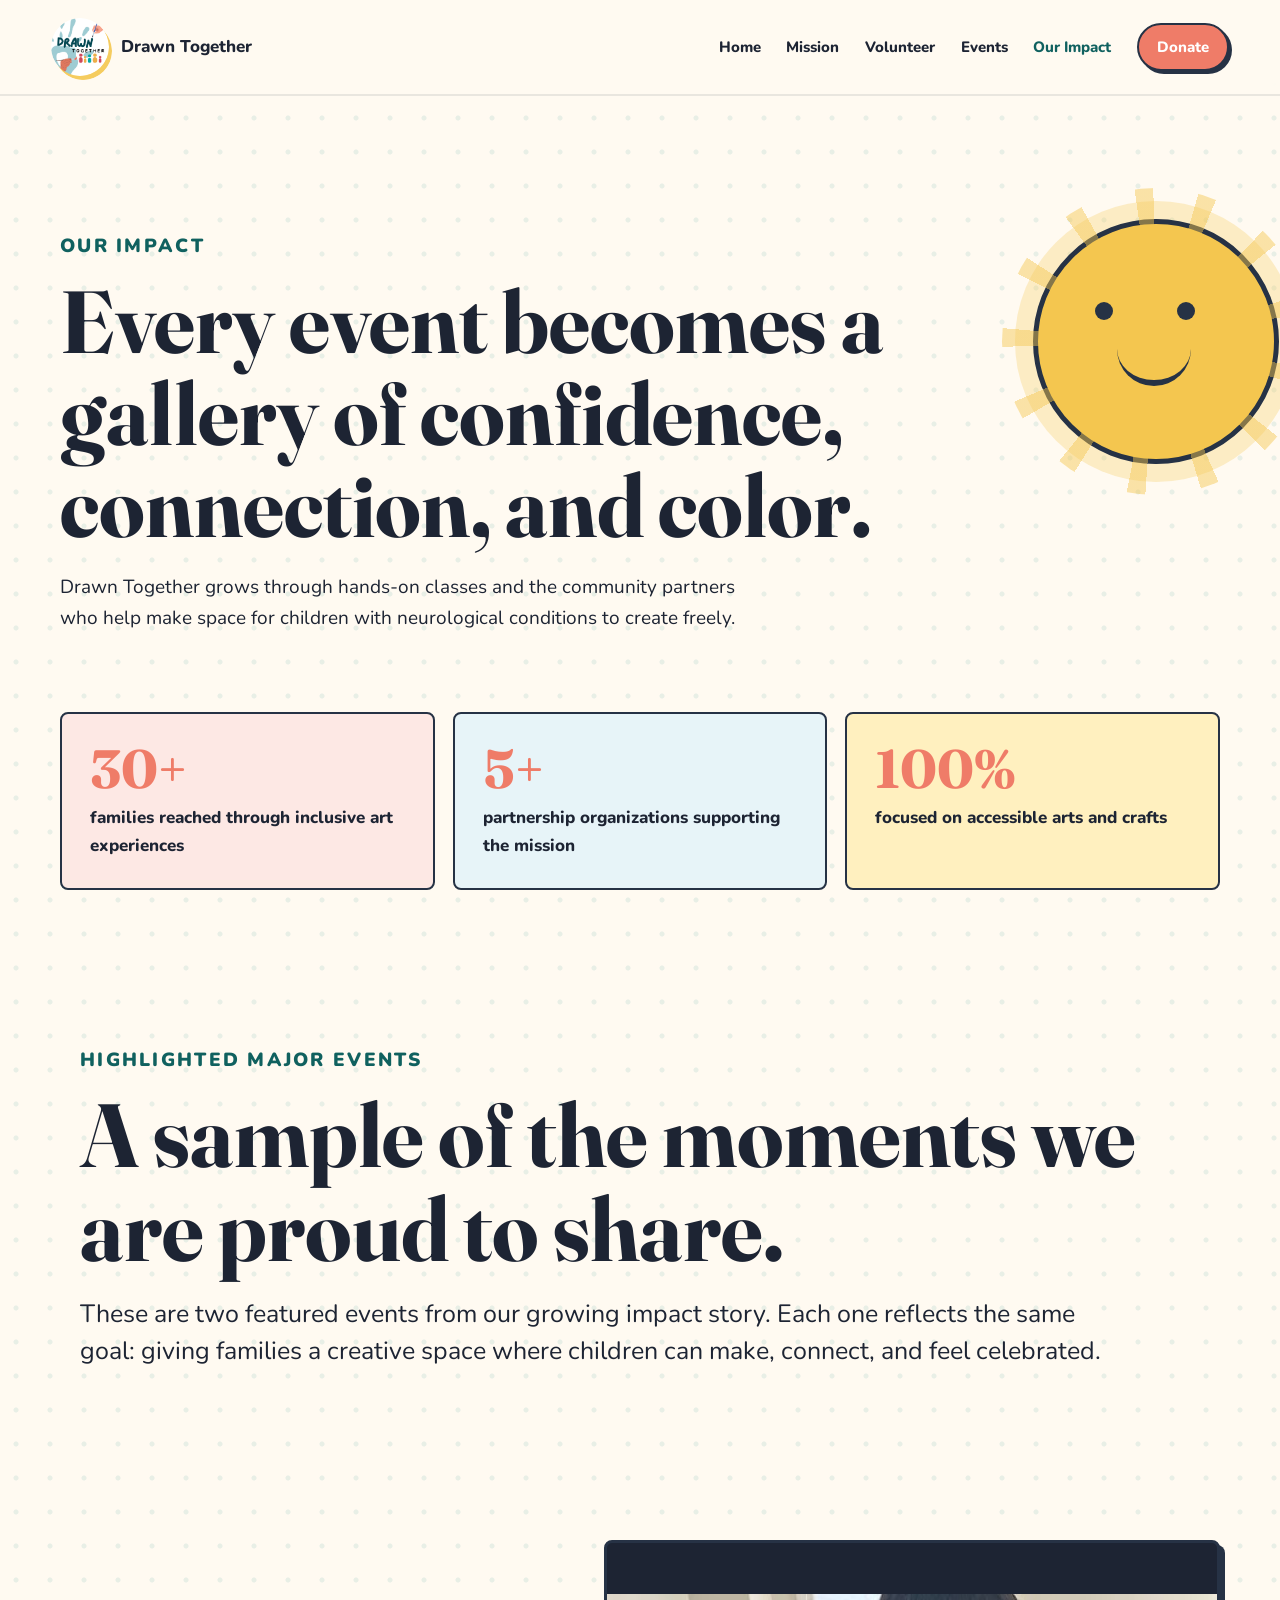
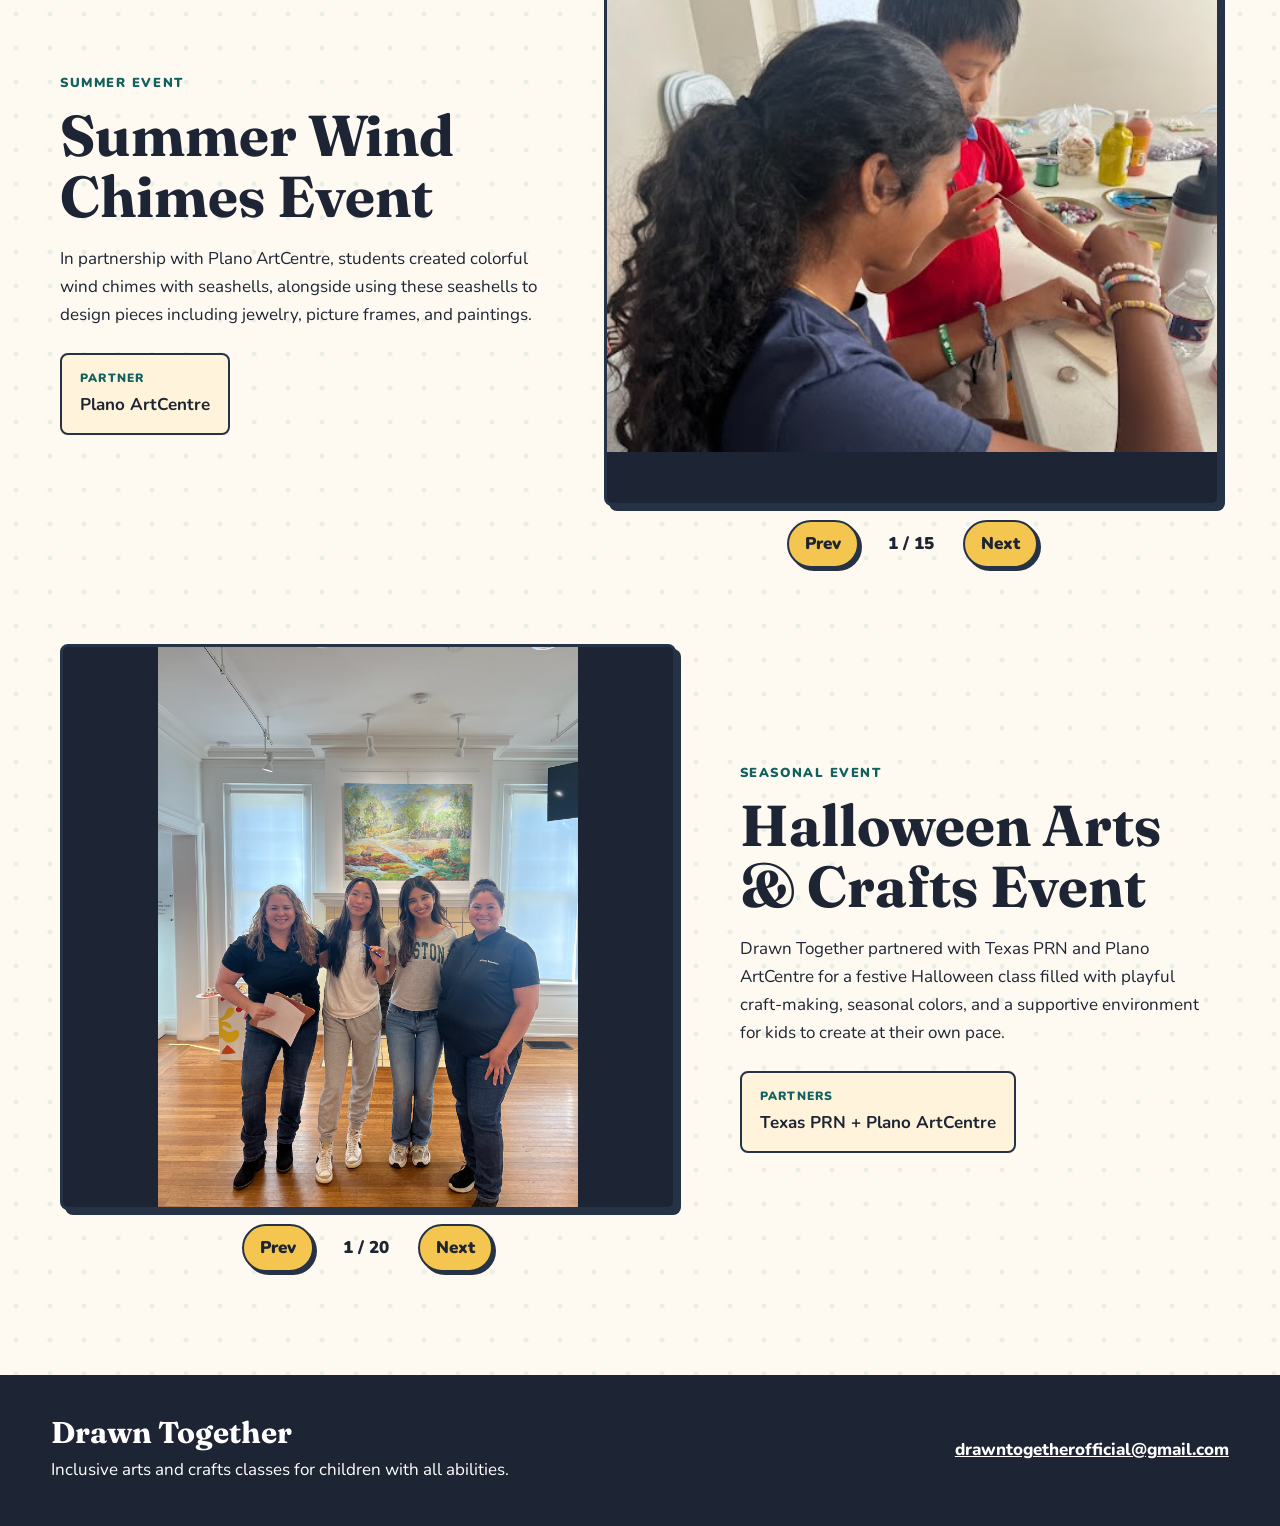
<file: impact.html>
<!doctype html>
<html lang="en">
<head>
  <meta charset="utf-8">
  <meta name="viewport" content="width=device-width, initial-scale=1">
  <meta name="description" content="Explore Drawn Together's event impact, community partnerships, and photo galleries.">
  <title>Our Impact | Drawn Together</title>
  <link rel="icon" type="image/png" href="drawn-together-logo.png">
  <link rel="preconnect" href="https://fonts.googleapis.com">
  <link rel="preconnect" href="https://fonts.gstatic.com" crossorigin>
  <link href="https://fonts.googleapis.com/css2?family=Fraunces:opsz,wght@9..144,600;9..144,700&family=Nunito:wght@400;600;700;800&display=swap" rel="stylesheet">
  <link rel="stylesheet" href="styles.css?v=91">
</head>
<body>
  <header class="site-header">
    <a class="brand" href="index.html" aria-label="Drawn Together home">
      <img class="brand-logo" src="drawn-together-logo.png" alt="">
      <span>Drawn Together</span>
    </a>
    <button class="nav-toggle" aria-expanded="false" aria-controls="site-nav">Menu</button>
    <nav class="site-nav" id="site-nav">
      <a href="index.html">Home</a>
      <a href="index.html#mission">Mission</a>
      <a href="index.html#volunteer">Volunteer</a>
      <a href="index.html#events">Events</a>
      <a href="impact.html" aria-current="page">Our Impact</a>
      <a class="nav-pill" href="donate.html">Donate</a>
    </nav>
  </header>

  <main>
    <section class="page-hero impact-hero">
      <p class="eyebrow">Our Impact</p>
      <h1>Every event becomes a gallery of confidence, connection, and color.</h1>
      <p>Drawn Together grows through hands-on classes and the community partners who help make space for children with neurological conditions to create freely.</p>
      <div class="impact-sun" aria-hidden="true">
        <span></span>
      </div>
    </section>

    <section class="section stats-row" aria-label="Impact highlights">
      <div>
        <strong>30+</strong>
        <span>families reached through inclusive art experiences</span>
      </div>
      <div>
        <strong>5+</strong>
        <span>partnership organizations supporting the mission</span>
      </div>
      <div>
        <strong>100%</strong>
        <span>focused on accessible arts and crafts</span>
      </div>
    </section>

    <section class="section section-heading impact-major-heading">
      <p class="eyebrow">Highlighted Major Events</p>
      <h2>A sample of the moments we are proud to share.</h2>
      <p>These are two featured events from our growing impact story. Each one reflects the same goal: giving families a creative space where children can make, connect, and feel celebrated.</p>
    </section>

    <section class="section story-grid">
      <article class="impact-story">
        <div class="story-copy">
          <p class="eyebrow">Summer Event</p>
          <h2>Summer Wind Chimes Event</h2>
          <p>In partnership with Plano ArtCentre, students created colorful wind chimes with seashells, alongside using these seashells to design pieces including jewelry, picture frames, and paintings.</p>
          <div class="partner-strip">
            <span>Partner</span>
            <strong>Plano ArtCentre</strong>
          </div>
        </div>
        <div class="event-slideshow" data-slideshow>
          <div class="slideshow-frame">
            <div class="slideshow-track">
              <img src="set-b/sample_01.jpg" alt="Summer Wind Chimes event photo 1">
              <img src="set-b/sample_07.jpg" alt="Summer Wind Chimes event photo 2">
              <img src="set-b/sample_09.jpg" alt="Summer Wind Chimes event photo 3">
              <img src="set-b/sample_11.jpg" alt="Summer Wind Chimes event photo 4">
              <img src="set-b/sample_13.jpg" alt="Summer Wind Chimes event photo 5">
              <img src="set-b/sample_15.jpg" alt="Summer Wind Chimes event photo 6">
              <img src="set-b/sample_17.jpg" alt="Summer Wind Chimes event photo 7">
              <img src="set-b/sample_21.jpg" alt="Summer Wind Chimes event photo 8">
              <img src="set-b/sample_23.jpg" alt="Summer Wind Chimes event photo 9">
              <img src="set-b/sample_25.jpg" alt="Summer Wind Chimes event photo 10">
              <img src="set-b/sample_27.jpg" alt="Summer Wind Chimes event photo 11">
              <img src="set-b/sample_29.jpg" alt="Summer Wind Chimes event photo 12">
              <img src="set-b/sample_31.jpg" alt="Summer Wind Chimes event photo 13">
              <img src="set-b/sample_33.jpg" alt="Summer Wind Chimes event photo 14">
              <img src="set-b/sample_35.jpg" alt="Summer Wind Chimes event photo 15">
            </div>
          </div>
          <div class="slideshow-controls">
            <button type="button" class="slide-prev" aria-label="Previous Summer Wind Chimes photo">Prev</button>
            <span class="slide-count">1 / 15</span>
            <button type="button" class="slide-next" aria-label="Next Summer Wind Chimes photo">Next</button>
          </div>
        </div>
      </article>

      <article class="impact-story reverse">
        <div class="story-copy">
          <p class="eyebrow">Seasonal Event</p>
          <h2>Halloween Arts & Crafts Event</h2>
          <p>Drawn Together partnered with Texas PRN and Plano ArtCentre for a festive Halloween class filled with playful craft-making, seasonal colors, and a supportive environment for kids to create at their own pace.</p>
          <div class="partner-strip">
            <span>Partners</span>
            <strong>Texas PRN + Plano ArtCentre</strong>
          </div>
        </div>
        <div class="event-slideshow" data-slideshow>
          <div class="slideshow-frame">
            <div class="slideshow-track">
              <img src="halloween-attached/slide_01.jpg" alt="Halloween arts and crafts event photo 1">
              <img src="halloween-attached/slide_02.jpg" alt="Halloween arts and crafts event photo 2">
              <img src="halloween-attached/slide_03.jpg" alt="Halloween arts and crafts event photo 3">
              <img src="halloween-attached/slide_04.jpg" alt="Halloween arts and crafts event photo 4">
              <img src="halloween-attached/slide_05.jpg" alt="Halloween arts and crafts event photo 5">
              <img src="halloween-attached/slide_06.jpg" alt="Halloween arts and crafts event photo 6">
              <img src="halloween-attached/slide_07.jpg" alt="Halloween arts and crafts event photo 7">
              <img src="halloween-attached/slide_08.jpg" alt="Halloween arts and crafts event photo 8">
              <img src="halloween-attached/slide_09.jpg" alt="Halloween arts and crafts event photo 9">
              <img src="halloween-attached/slide_10.jpg" alt="Halloween arts and crafts event photo 10">
              <img src="halloween-attached/slide_11.jpg" alt="Halloween arts and crafts event photo 11">
              <img src="halloween-attached/slide_12.jpg" alt="Halloween arts and crafts event photo 12">
              <img src="halloween-attached/slide_13.jpg" alt="Halloween arts and crafts event photo 13">
              <img src="halloween-attached/slide_14.jpg" alt="Halloween arts and crafts event photo 14">
              <img src="halloween-attached/slide_15.jpg" alt="Halloween arts and crafts event photo 15">
              <img src="halloween-attached/slide_16.jpg" alt="Halloween arts and crafts event photo 16">
              <img src="halloween-attached/slide_17.jpg" alt="Halloween arts and crafts event photo 17">
              <img src="halloween-attached/slide_18.jpg" alt="Halloween arts and crafts event photo 18">
              <img src="halloween-attached/slide_19.jpg" alt="Halloween arts and crafts event photo 19">
              <img src="halloween-attached/slide_20.jpg" alt="Halloween arts and crafts event photo 20">
            </div>
          </div>
          <div class="slideshow-controls">
            <button type="button" class="slide-prev" aria-label="Previous Halloween photo">Prev</button>
            <span class="slide-count">1 / 20</span>
            <button type="button" class="slide-next" aria-label="Next Halloween photo">Next</button>
          </div>
        </div>
      </article>
    </section>
  </main>

  <footer class="site-footer">
    <div>
      <h2>Drawn Together</h2>
      <p>Inclusive arts and crafts classes for children with all abilities.</p>
    </div>
    <div class="footer-contact">
      <a href="mailto:drawntogetherofficial@gmail.com">drawntogetherofficial@gmail.com</a>
    </div>
  </footer>

  <script src="script.js?v=4"></script>
</body>
</html>
</file>
<file: styles.css>
:root {
  --ink: #1d2433;
  --paper: #fffaf1;
  --cream: #fff4db;
  --teal: #1f8a87;
  --teal-dark: #10615f;
  --coral: #ef7c68;
  --rose: #f7b4ab;
  --gold: #f4c64f;
  --blue: #4569b2;
  --mint: #d7eee6;
  --line: #263245;
  --shadow: 0 22px 55px rgba(33, 38, 49, 0.15);
}

* {
  box-sizing: border-box;
}

html {
  scroll-behavior: smooth;
  overflow-x: hidden;
}

body {
  margin: 0;
  overflow-x: hidden;
  background:
    radial-gradient(circle at 16px 16px, rgba(31, 138, 135, 0.10) 2px, transparent 3px) 0 0 / 34px 34px,
    var(--paper);
  color: var(--ink);
  font-family: "Nunito", Arial, sans-serif;
  font-size: 17px;
  line-height: 1.65;
}

img {
  display: block;
  max-width: 100%;
}

a {
  color: inherit;
}

.site-header {
  position: sticky;
  top: 0;
  z-index: 20;
  display: flex;
  align-items: center;
  justify-content: space-between;
  gap: 24px;
  padding: 18px clamp(18px, 4vw, 58px);
  background: rgba(255, 250, 241, 0.92);
  border-bottom: 2px solid rgba(38, 50, 69, 0.10);
  backdrop-filter: blur(16px);
}

.brand {
  display: inline-flex;
  align-items: center;
  gap: 12px;
  color: var(--ink);
  font-weight: 800;
  text-decoration: none;
}

.brand-logo {
  width: 58px;
  height: 58px;
  object-fit: contain;
  border-radius: 50%;
  filter: drop-shadow(3px 4px 0 rgba(244, 198, 79, 0.9));
}

.site-nav {
  display: flex;
  align-items: center;
  gap: clamp(12px, 2vw, 28px);
  font-size: 15px;
  font-weight: 800;
}

.site-nav a {
  text-decoration: none;
}

.site-nav a:hover,
.site-nav a[aria-current="page"] {
  color: var(--teal-dark);
}

.nav-pill {
  padding: 10px 18px;
  color: #fff;
  background: var(--coral);
  border: 2px solid var(--line);
  border-radius: 999px;
  box-shadow: 3px 3px 0 var(--line);
}

.site-nav .nav-pill:hover,
.site-nav .nav-pill[aria-current="page"] {
  color: #fff;
  transform: translate(-1px, -1px);
}

.nav-toggle {
  display: none;
  padding: 9px 13px;
  color: var(--ink);
  background: var(--gold);
  border: 2px solid var(--line);
  border-radius: 999px;
  font: inherit;
  font-weight: 800;
}

.hero,
.page-hero,
.section {
  width: min(1160px, calc(100% - 36px));
  margin: 0 auto;
}

.hero {
  position: relative;
  display: grid;
  grid-template-columns: minmax(0, 1fr) minmax(360px, 0.85fr);
  gap: clamp(34px, 6vw, 76px);
  align-items: center;
  min-height: calc(100vh - 86px);
  padding: 54px 0 72px;
}

.home-hero::before {
  position: absolute;
  inset: -40px -58px -20px;
  content: "";
  background: rgba(31, 138, 135, 0.055);
  pointer-events: none;
  z-index: -1;
}

.hero-copy {
  position: relative;
  isolation: isolate;
}

.hero-copy > :not(.hero-text-handprint) {
  position: relative;
  z-index: 1;
}

.hero-text-handprint {
  position: absolute;
  right: -70px;
  top: 88px;
  width: 470px;
  max-width: none;
  opacity: 0.3;
  pointer-events: none;
  transform: rotate(-12deg);
  z-index: 0;
}

.hero-copy::before {
  position: absolute;
  top: -36px;
  left: -18px;
  width: 132px;
  height: 18px;
  content: "";
  background: var(--rose);
  border-radius: 999px;
  transform: rotate(-7deg);
  z-index: -1;
}

.eyebrow {
  margin: 0 0 12px;
  color: var(--teal-dark);
  font-size: 13px;
  font-weight: 900;
  letter-spacing: 0.12em;
  text-transform: uppercase;
}

h1,
h2,
h3 {
  margin: 0;
  color: var(--ink);
  font-family: "Fraunces", Georgia, serif;
  line-height: 1.05;
}

h1 {
  max-width: 780px;
  font-size: clamp(46px, 7vw, 88px);
}

h2 {
  font-size: clamp(34px, 4.5vw, 58px);
}

h3 {
  font-size: 26px;
}

p {
  margin: 0;
}

.hero p,
.page-hero p,
.section-heading p,
.copy-block p,
.impact-preview p,
.donation-copy > p {
  max-width: 680px;
  margin-top: 20px;
  font-size: 19px;
}

.hero-actions {
  display: flex;
  flex-wrap: wrap;
  gap: 14px;
  margin-top: 30px;
}

.button {
  display: inline-flex;
  align-items: center;
  justify-content: center;
  min-height: 48px;
  padding: 12px 20px;
  border: 2px solid var(--line);
  border-radius: 999px;
  box-shadow: 4px 4px 0 var(--line);
  font-weight: 900;
  text-decoration: none;
  cursor: pointer;
}

.button.primary {
  color: #fff;
  background: var(--teal);
}

.button.ghost {
  background: #fff;
}

.button.dark {
  background: var(--gold);
}

.button:hover {
  transform: translate(-1px, -1px);
}

.hero-art {
  position: relative;
  min-height: 560px;
}

.hero-art::before {
  display: none;
  content: none;
}

.photo-card {
  position: absolute;
  object-position: center;
  background: #fff;
  padding: 8px;
  object-fit: cover;
  border: 3px solid var(--line);
  border-radius: 8px;
  box-shadow: var(--shadow);
}

.photo-card::before {
  position: absolute;
  content: "";
}

.photo-one {
  top: 72px;
  left: 0;
  width: 73%;
  height: 410px;
  transform: rotate(-2deg);
  z-index: 2;
}

.photo-two {
  top: 40px;
  right: -34px;
  width: 36%;
  height: 238px;
  transform: rotate(4deg);
  z-index: 3;
}

.photo-three {
  right: -28px;
  bottom: 84px;
  width: 35%;
  height: 220px;
  object-position: center 12%;
  transform: rotate(-2deg);
  z-index: 3;
}

.hero-palette {
  position: absolute;
  top: -90px;
  left: -88px;
  width: 366px;
  height: auto;
  pointer-events: none;
  transform: rotate(-9deg);
  z-index: 1;
}

.hero-palette-body {
  fill: #c28b5d;
  stroke: var(--line);
  stroke-width: 2;
}

.hero-paint {
  stroke: var(--line);
  stroke-width: 1.5;
}

.hero-paint.coral {
  fill: var(--coral);
}

.hero-paint.teal {
  fill: var(--teal);
}

.hero-paint.gold {
  fill: var(--gold);
}

.hero-paint.blue {
  fill: var(--blue);
}

.hero-brush {
  position: absolute;
  right: -330px;
  bottom: -118px;
  width: 560px;
  height: auto;
  pointer-events: none;
  transform: rotate(8deg);
  z-index: 1;
}

.logo-brush-handle,
.logo-brush-handle-outline,
.logo-brush-ferrule,
.logo-brush-bristles,
.logo-brush-shine,
.brush-paint {
  stroke: var(--line);
  stroke-linecap: round;
  stroke-linejoin: round;
}

.logo-brush-handle {
  fill: none;
  stroke: #2f6fb2;
  stroke-width: 11;
}

.logo-brush-handle-outline {
  fill: none;
  stroke: var(--line);
  stroke-width: 15;
}

.logo-brush-ferrule {
  fill: #f7b4ab;
  stroke-width: 2;
}

.logo-brush-bristles {
  fill: #de7357;
  stroke-width: 2;
}

.logo-brush-shine {
  fill: none;
  stroke: #9ed0dc;
  stroke-width: 4;
  opacity: 0.95;
}

.paint-stroke {
  position: absolute;
  display: block;
  border-radius: 999px;
  z-index: 1;
}

.paint-stroke-one {
  right: 10px;
  top: 324px;
  width: 170px;
  height: 22px;
  background: var(--teal);
  opacity: 0.68;
  transform: rotate(-8deg);
}

.paint-stroke-two {
  left: 168px;
  bottom: 36px;
  width: 320px;
  height: 26px;
  background: var(--rose);
  opacity: 0.78;
  transform: rotate(5deg);
}

.photo-one,
.photo-two,
.photo-three {
  clip-path: polygon(0 0, 100% 0, 100% 96%, 96% 100%, 0 100%);
}

.photo-one + .photo-two {
  object-position: center;
}

.doodle-note {
  position: absolute;
  left: 26px;
  bottom: 6px;
  max-width: 250px;
  padding: 18px 20px;
  background: #fff;
  border: 3px solid var(--line);
  border-radius: 8px;
  box-shadow: 5px 5px 0 var(--line);
  transform: rotate(1deg);
  z-index: 5;
}

.doodle-note::before {
  position: absolute;
  top: -18px;
  left: 52px;
  width: 92px;
  height: 28px;
  content: "";
  background: rgba(247, 180, 171, 0.82);
  border: 2px solid rgba(38, 50, 69, 0.28);
  transform: rotate(-4deg);
}

.doodle-note span {
  display: block;
  font-family: "Fraunces", Georgia, serif;
  font-size: 38px;
  line-height: 1;
}

.doodle-note strong {
  display: block;
  margin-top: 4px;
  font-size: 18px;
  line-height: 1.2;
}

.hero-art::after {
  display: none;
  content: none;
}

.section {
  padding: clamp(64px, 8vw, 104px) 0;
}

.split {
  position: relative;
  display: grid;
  grid-template-columns: 0.85fr 1.15fr;
  gap: clamp(30px, 6vw, 72px);
  border-top: 2px solid rgba(38, 50, 69, 0.16);
}

.mission-section {
  padding-top: clamp(42px, 5vw, 64px);
  padding-bottom: 8px;
}

.mission-section h2 {
  max-width: 430px;
  font-size: clamp(36px, 4.25vw, 57px);
  line-height: 1.02;
}

.copy-block {
  display: grid;
  gap: 8px;
  padding-top: 58px;
  transform: translateX(-50px);
}

.copy-block p {
  margin-top: 0;
}

.mission-art {
  position: absolute;
  right: clamp(18px, 7vw, 118px);
  bottom: -42px;
  width: 252px;
  height: 166px;
  pointer-events: none;
  z-index: 2;
}

.mission-art .paper {
  position: absolute;
  right: 36px;
  bottom: 6px;
  width: 118px;
  height: 92px;
  background:
    linear-gradient(90deg, rgba(38, 50, 69, 0.08) 1px, transparent 1px) 0 0 / 18px 18px,
    #fff;
  border: 3px solid var(--line);
  border-radius: 8px;
  box-shadow: 5px 5px 0 rgba(38, 50, 69, 0.9);
  transform: rotate(5deg);
}

.mission-art .paper::before {
  position: absolute;
  top: -17px;
  left: 24px;
  width: 66px;
  height: 24px;
  content: "";
  background: rgba(247, 180, 171, 0.82);
  border: 2px solid rgba(38, 50, 69, 0.25);
  transform: rotate(-9deg);
}

.mission-art .brush {
  position: absolute;
  left: 18px;
  top: 38px;
  width: 156px;
  height: 14px;
  background: var(--line);
  border-radius: 999px;
  transform: rotate(-24deg);
}

.mission-art .brush::before {
  position: absolute;
  left: -22px;
  top: -8px;
  width: 46px;
  height: 30px;
  content: "";
  background: var(--teal);
  border: 3px solid var(--line);
  border-radius: 999px 4px 4px 999px;
}

.mission-art .brush::after {
  position: absolute;
  right: -21px;
  top: -6px;
  width: 38px;
  height: 26px;
  content: "";
  background: var(--gold);
  border: 3px solid var(--line);
  border-radius: 4px 999px 999px 4px;
}

.paint-dot {
  position: absolute;
  width: 28px;
  height: 28px;
  border: 3px solid var(--line);
  border-radius: 50%;
}

.dot-one {
  right: 4px;
  top: 18px;
  background: var(--coral);
}

.dot-two {
  right: 0;
  bottom: 22px;
  width: 20px;
  height: 20px;
  background: var(--teal);
}

.dot-three {
  left: 28px;
  bottom: 6px;
  width: 34px;
  height: 34px;
  background: var(--rose);
}

.paint-line {
  position: absolute;
  left: 84px;
  bottom: 22px;
  width: 146px;
  height: 16px;
  background: linear-gradient(90deg, var(--blue), var(--teal), var(--gold), var(--coral));
  border: 2px solid var(--line);
  border-radius: 999px;
  transform: rotate(-7deg);
}

.feature-band,
.stats-row,
.partner-cards,
.donation-options {
  display: grid;
  grid-template-columns: repeat(3, 1fr);
  gap: 18px;
}

.feature-band {
  align-items: stretch;
  padding-top: 18px;
  padding-bottom: clamp(64px, 7vw, 92px);
}

.feature-card,
.partner-cards article,
.donation-options article,
.donation-form,
.event-detail {
  background: rgba(255, 255, 255, 0.78);
  border: 2px solid var(--line);
  border-radius: 8px;
  box-shadow: 5px 5px 0 rgba(38, 50, 69, 0.92);
}

.feature-card,
.partner-cards article,
.donation-options article {
  padding: 26px;
}

.feature-card p,
.partner-cards p,
.donation-options p {
  margin-top: 10px;
}

.feature-card {
  position: relative;
  overflow: hidden;
  min-height: 226px;
  isolation: isolate;
}

.feature-card::after {
  content: none;
}

.feature-card::before {
  content: none;
}

.feature-access {
  padding-top: 30px;
  transform: rotate(-0.7deg);
  border-radius: 8px 8px 28px 8px;
  background: #fde8e4;
}

.feature-volunteer {
  margin-top: 18px;
  padding-top: 30px;
  background: #e7f4f8;
  transform: rotate(0.5deg);
  border-radius: 28px 8px 8px 8px;
}

.feature-partner {
  padding-top: 30px;
  transform: rotate(-0.2deg);
  border-radius: 8px 28px 8px 8px;
  background: #fff0bf;
}

.feature-card h3,
.feature-card p {
  position: relative;
  z-index: 1;
}

.feature-access h3,
.feature-partner h3 {
  max-width: 68%;
}

.card-art {
  position: absolute;
  top: 18px;
  right: 18px;
  width: 82px;
  height: auto;
  pointer-events: none;
  z-index: 0;
}

.card-palette {
  opacity: 0.92;
}

.palette-body {
  fill: #c28b5d;
  stroke: var(--line);
  stroke-width: 3;
}

.paint-spot {
  stroke: none;
}

.paint-spot.coral {
  fill: var(--coral);
}

.paint-spot.teal {
  fill: var(--teal);
}

.paint-spot.gold {
  fill: var(--gold);
}

.paint-spot.blue {
  fill: var(--blue);
}

.card-flower {
  top: 12px;
  right: 14px;
  width: 64px;
  opacity: 0.9;
  overflow: visible;
}

.card-flower-petals ellipse {
  fill: #f7b4ab;
  stroke: var(--line);
  stroke-width: 4;
}

.card-flower-petals ellipse:nth-child(2n) {
  fill: #f4c64f;
}

.card-flower-petals ellipse:nth-child(3n) {
  fill: #d7eee6;
}

.card-flower-face {
  fill: var(--gold);
  stroke: var(--line);
  stroke-width: 4;
}

.section-heading {
  max-width: 760px;
  margin-bottom: 34px;
}

.events-section {
  border-top: 2px dashed rgba(38, 50, 69, 0.28);
}

.event-detail {
  display: grid;
  grid-template-columns: 1fr auto;
  gap: 24px;
  align-items: center;
  padding: clamp(24px, 4vw, 42px);
  background: linear-gradient(135deg, #ffffff 0%, var(--mint) 100%);
}

.event-detail p {
  max-width: 720px;
  margin-top: 14px;
}

.volunteer-section {
  display: flex;
  align-items: center;
  justify-content: space-between;
  gap: 30px;
  padding: clamp(34px, 5vw, 54px);
  margin-top: 10px;
  margin-bottom: clamp(52px, 7vw, 78px);
  background: linear-gradient(135deg, #fff 0%, #fde8e4 44%, #e7f4f8 100%);
  border: 2px solid var(--line);
  border-radius: 8px;
  box-shadow: 5px 5px 0 rgba(38, 50, 69, 0.92);
}

.volunteer-copy {
  max-width: 780px;
}

.volunteer-copy h2 {
  font-size: clamp(34px, 4.2vw, 56px);
}

.volunteer-copy p:not(.eyebrow) {
  max-width: 760px;
  margin-top: 16px;
  font-size: 19px;
}

.check-list {
  display: grid;
  gap: 8px;
  margin: 20px 0 0;
  padding: 0;
  list-style: none;
  font-weight: 800;
}

.check-list li::before {
  margin-right: 8px;
  color: var(--teal);
  content: ">";
}

.moments-section {
  position: relative;
  border-top: 2px dashed rgba(38, 50, 69, 0.28);
}

.smiley-flower {
  position: absolute;
  top: clamp(4px, 2vw, 18px);
  right: clamp(-34px, -1vw, -10px);
  width: 240px;
  height: 210px;
  overflow: visible;
  z-index: 1;
}

.flower-petals ellipse {
  stroke: var(--line);
  stroke-width: 3;
}

.flower-petals ellipse:nth-child(1),
.flower-petals ellipse:nth-child(5),
.flower-petals ellipse:nth-child(9) {
  fill: #f7b4ab;
}

.flower-petals ellipse:nth-child(2),
.flower-petals ellipse:nth-child(6),
.flower-petals ellipse:nth-child(10) {
  fill: #f58b35;
}

.flower-petals ellipse:nth-child(3),
.flower-petals ellipse:nth-child(7),
.flower-petals ellipse:nth-child(11) {
  fill: #f4c64f;
}

.flower-petals ellipse:nth-child(4),
.flower-petals ellipse:nth-child(8),
.flower-petals ellipse:nth-child(12) {
  fill: #d7eee6;
}

.flower-face {
  fill: var(--gold);
  stroke: var(--line);
  stroke-width: 3;
}

.flower-eye {
  fill: var(--line);
}

.flower-smile {
  fill: none;
  stroke: var(--line);
  stroke-width: 3;
  stroke-linecap: round;
}
.moments-strip {
  display: grid;
  grid-template-columns: 1.1fr 0.9fr 0.9fr 1.1fr;
  gap: 16px;
  align-items: stretch;
}

.moments-strip img {
  width: 100%;
  height: 330px;
  object-fit: cover;
  object-position: center;
  border: 3px solid var(--line);
  border-radius: 8px;
  box-shadow: 5px 5px 0 var(--line);
}

.moments-strip img:nth-child(2) {
  object-position: center 46%;
}

.moments-strip img:nth-child(3) {
  object-position: center 44%;
}

.moments-strip img:nth-child(2),
.moments-strip img:nth-child(4) {
  margin-top: 42px;
}

.impact-preview {
  position: relative;
  overflow: hidden;
  display: flex;
  align-items: center;
  justify-content: space-between;
  gap: 30px;
  width: 100vw;
  padding: clamp(36px, 6vw, 60px);
  min-height: 420px;
  margin-left: calc(50% - 50vw);
  margin-bottom: 80px;
  background: var(--paper);
  border: 3px solid var(--line);
  border-right: 0;
  border-left: 0;
  border-radius: 0;
  color: var(--ink);
  box-shadow: 0 6px 0 var(--line);
}

.impact-preview h2,
.impact-preview .eyebrow,
.impact-preview p {
  color: var(--ink);
}

.impact-preview .eyebrow {
  color: var(--teal-dark);
}

.impact-preview-copy,
.impact-preview .button {
  position: relative;
  z-index: 2;
}

.impact-preview-copy {
  margin-left: max(18px, calc((100vw - 1160px) / 2));
  max-width: 780px;
  padding: 28px;
  background: rgba(255, 250, 241, 0.78);
  border: 2px solid rgba(38, 50, 69, 0.24);
  border-radius: 8px;
  backdrop-filter: blur(2px);
}

.impact-preview .button {
  margin-right: max(18px, calc((100vw - 1160px) / 2));
}

.impact-collage {
  position: absolute;
  inset: 0;
  display: grid;
  grid-template-columns: repeat(8, 1fr);
  grid-template-rows: repeat(4, 1fr);
  gap: 0;
  padding: 0;
  opacity: 0.62;
  z-index: 1;
}

.impact-collage img {
  width: 100%;
  height: 100%;
  object-fit: cover;
  border: 0;
  border-radius: 0;
}

.event-slideshow {
  display: grid;
  gap: 14px;
}

.slideshow-frame {
  overflow: hidden;
  background: var(--ink);
  border: 3px solid var(--line);
  border-radius: 8px;
  box-shadow: 5px 5px 0 var(--line);
}

.slideshow-track {
  display: flex;
  transform: translateX(0);
  transition: transform 320ms ease;
  will-change: transform;
}

.slideshow-track img {
  flex: 0 0 100%;
  width: 100%;
  height: clamp(360px, 45vw, 560px);
  object-fit: contain;
  object-position: center;
}

.slideshow-track img:nth-child(3n) {
  object-position: center 35%;
}

.slideshow-track img:nth-child(4n) {
  object-position: center 65%;
}

.slideshow-controls {
  display: flex;
  align-items: center;
  justify-content: center;
  gap: 14px;
}

.slideshow-controls button {
  min-height: 42px;
  padding: 8px 16px;
  color: var(--ink);
  background: var(--gold);
  border: 2px solid var(--line);
  border-radius: 999px;
  box-shadow: 3px 3px 0 var(--line);
  font: inherit;
  font-weight: 900;
  cursor: pointer;
}

.slideshow-controls button:hover {
  transform: translate(-1px, -1px);
}

.slide-count {
  min-width: 76px;
  font-weight: 900;
  text-align: center;
}

.page-hero {
  padding: clamp(68px, 9vw, 116px) 0 clamp(44px, 7vw, 78px);
}

.page-hero h1 {
  max-width: 980px;
}

.impact-hero,
.donate-hero {
  position: relative;
}

.donate-hero::after {
  content: none;
}

.donate-hero > p:not(.eyebrow) {
  position: relative;
  z-index: 1;
  max-width: 620px;
  padding: 14px 18px;
  background: rgba(255, 255, 255, 0.9);
  border: 2px solid rgba(38, 50, 69, 0.16);
  border-radius: 8px;
  box-shadow: 3px 3px 0 rgba(38, 50, 69, 0.12);
}

.donate-flower {
  position: absolute;
  pointer-events: none;
  overflow: visible;
  z-index: -1;
}

.donate-flower-one {
  right: -22%;
  bottom: 58px;
  width: 345px;
  transform: rotate(-8deg);
}

.donate-flower-two {
  right: -32%;
  bottom: 190px;
  width: 278px;
  transform: rotate(14deg);
}

.impact-hero::after {
  content: none;
}

.impact-sun {
  position: absolute;
  top: clamp(54px, 8vw, 92px);
  right: clamp(-210px, -7vw, -78px);
  width: clamp(230px, 24vw, 360px);
  aspect-ratio: 1;
  pointer-events: none;
  z-index: -1;
}

.impact-sun::before,
.impact-sun::after,
.impact-sun span,
.impact-sun span::before,
.impact-sun span::after {
  position: absolute;
  content: "";
}

.impact-sun::before {
  inset: 10%;
  background: var(--gold);
  border: 5px solid var(--line);
  border-radius: 50%;
  box-shadow: 0 0 0 18px rgba(244, 198, 79, 0.28);
}

.impact-sun::after {
  inset: 0;
  background: repeating-conic-gradient(from 7deg, rgba(244, 198, 79, 0) 0 9deg, rgba(244, 198, 79, 0.46) 9deg 16deg, rgba(244, 198, 79, 0) 16deg 28deg);
  border-radius: 50%;
}

.impact-sun span {
  inset: 35% 30%;
  z-index: 1;
}

.impact-sun span::before {
  left: 0;
  top: 6px;
  width: 18px;
  height: 18px;
  background: var(--line);
  border-radius: 50%;
  box-shadow: 82px 0 0 var(--line);
}

.impact-sun span::after {
  left: 22px;
  top: 48px;
  width: 74px;
  height: 36px;
  border-bottom: 6px solid var(--line);
  border-radius: 0 0 80px 80px;
}

.stats-row {
  padding-top: 0;
}

.stats-row div {
  position: relative;
  overflow: hidden;
  padding: 28px;
  background: #fff;
  border: 2px solid var(--line);
  border-radius: 8px;
}

.stats-row div::after {
  content: none;
}

.stats-row div:nth-child(1) {
  background: #fde8e4;
}

.stats-row div:nth-child(2) {
  background: #e7f4f8;
}

.stats-row div:nth-child(3) {
  background: #fff0bf;
}

.stats-row strong {
  display: block;
  color: var(--coral);
  font-family: "Fraunces", Georgia, serif;
  font-size: 54px;
  line-height: 1;
}

.stats-row span {
  display: block;
  margin-top: 8px;
  font-weight: 800;
}

.story-grid {
  display: grid;
  gap: 76px;
  padding-top: clamp(74px, 9vw, 128px);
}

.impact-major-heading {
  display: flex;
  max-width: 1120px;
  min-height: 180px;
  flex-direction: column;
  justify-content: center;
  padding-top: clamp(20px, 3vw, 32px);
  padding-bottom: clamp(12px, 2vw, 22px);
  margin-top: 0;
}

.impact-major-heading h2 {
  max-width: 1120px;
  font-size: clamp(57px, 7vw, 95px);
}

.impact-major-heading p:not(.eyebrow) {
  max-width: 1050px;
  font-size: 25px;
  line-height: 1.45;
}

.impact-story {
  display: grid;
  grid-template-columns: 0.78fr 1fr;
  gap: clamp(28px, 5vw, 64px);
  align-items: center;
}

.impact-story.reverse {
  grid-template-columns: 1fr 0.78fr;
}

.impact-story.reverse .story-copy {
  order: 2;
}

.story-copy p:not(.eyebrow) {
  margin-top: 18px;
}

.partner-strip {
  display: inline-grid;
  gap: 2px;
  margin-top: 24px;
  padding: 14px 18px;
  background: var(--cream);
  border: 2px solid var(--line);
  border-radius: 8px;
}

.partner-strip span {
  color: var(--teal-dark);
  font-size: 12px;
  font-weight: 900;
  letter-spacing: 0.10em;
  text-transform: uppercase;
}

.text-link {
  display: table;
  margin-top: 20px;
  color: var(--teal-dark);
  font-weight: 900;
}

.gallery-grid {
  display: grid;
  grid-template-columns: 1fr 1fr;
  gap: 14px;
}

.gallery-grid img {
  width: 100%;
  height: 250px;
  object-fit: cover;
  border: 3px solid var(--line);
  border-radius: 8px;
  box-shadow: 4px 4px 0 var(--line);
}

.gallery-grid img:nth-child(1) {
  height: 330px;
  grid-row: span 2;
}

.gallery-grid.halloween img:nth-child(2) {
  height: 330px;
  grid-row: span 2;
}

.partner-section {
  border-top: 2px dashed rgba(38, 50, 69, 0.28);
}

.partner-cards {
  grid-template-columns: repeat(3, 1fr);
}

.donation-layout {
  display: grid;
  grid-template-columns: minmax(0, 1fr) minmax(330px, 430px);
  gap: clamp(30px, 6vw, 72px);
  align-items: start;
}

.donation-options {
  grid-template-columns: 1fr;
  margin-top: 30px;
}

.donation-photo-card {
  position: relative;
  max-width: 520px;
  margin-top: 28px;
}

.donation-photo-card img {
  width: 100%;
  height: 300px;
  object-fit: cover;
  border: 3px solid var(--line);
  border-radius: 8px;
  box-shadow: 6px 6px 0 var(--line);
}

.donation-photo-card span {
  position: absolute;
  right: 18px;
  bottom: 18px;
  padding: 9px 14px;
  background: var(--gold);
  border: 2px solid var(--line);
  border-radius: 999px;
  font-size: 13px;
  font-weight: 900;
  text-transform: uppercase;
}

.donation-form {
  position: relative;
  display: grid;
  gap: 16px;
  padding: 28px;
  background: #fff;
}

.form-swatch {
  display: none;
}

.donation-form h2 {
  font-size: 34px;
}

.donation-form label {
  display: grid;
  gap: 6px;
  font-weight: 900;
}

.donation-form input,
.donation-form select,
.donation-form textarea {
  width: 100%;
  padding: 12px 13px;
  color: var(--ink);
  background: var(--paper);
  border: 2px solid rgba(38, 50, 69, 0.45);
  border-radius: 8px;
  font: inherit;
}

.donation-form textarea {
  resize: vertical;
}

.site-footer {
  display: flex;
  justify-content: space-between;
  gap: 28px;
  padding: 42px clamp(18px, 4vw, 58px);
  color: #fff;
  background: var(--ink);
}

.site-footer h2 {
  color: #fff;
  font-size: 30px;
}

.site-footer p {
  max-width: 520px;
  margin-top: 8px;
}

.footer-contact {
  display: grid;
  align-content: center;
  gap: 8px;
  font-weight: 800;
  text-align: right;
}

@media (max-width: 900px) {
  .nav-toggle {
    display: inline-flex;
  }

  .site-nav {
    position: absolute;
    top: calc(100% + 2px);
    right: 18px;
    display: none;
    width: min(320px, calc(100vw - 36px));
    padding: 18px;
    background: #fff;
    border: 2px solid var(--line);
    border-radius: 8px;
    box-shadow: 5px 5px 0 var(--line);
  }

  .site-nav.is-open {
    display: grid;
  }

  .hero,
  .split,
  .impact-story,
  .impact-story.reverse,
  .donation-layout {
    grid-template-columns: 1fr;
  }

  .mission-section {
    padding-bottom: 46px;
  }

  .mission-art {
    right: auto;
    left: 0;
    bottom: 22px;
  }

  .hero {
    min-height: auto;
  }

  .hero-art {
    min-height: 650px;
    margin-top: 52px;
  }

  .hero-palette {
    top: 0;
    left: -58px;
    width: 292px;
  }

  .photo-one {
    top: 78px;
    width: 72%;
    height: 410px;
  }

  .photo-two {
    top: 58px;
  }

  .photo-three {
    bottom: 82px;
    height: 238px;
    object-position: center 8%;
  }

  .impact-story.reverse .story-copy {
    order: initial;
  }

  .feature-band,
  .stats-row,
  .partner-cards {
    grid-template-columns: 1fr;
  }

  .feature-volunteer {
    margin-top: 0;
  }

  .feature-access,
  .feature-volunteer,
  .feature-partner {
    transform: none;
  }

  .event-detail,
  .impact-preview,
  .volunteer-section {
    display: grid;
  }

  .impact-preview {
    width: 100vw;
    margin-left: calc(50% - 50vw);
  }

  .impact-preview-copy,
  .impact-preview .button {
    margin-right: 18px;
    margin-left: 18px;
  }

  .copy-block {
    padding-top: 0;
    transform: none;
  }
}

@media (max-width: 640px) {
  body {
    font-size: 16px;
  }

  .site-header {
    padding: 14px 18px;
  }

  .brand span:last-child {
    max-width: 140px;
    line-height: 1.1;
  }

  .hero,
  .page-hero,
  .section {
    width: min(100% - 28px, 1160px);
  }

  .hero {
    padding-top: 38px;
  }

  .mission-section {
    padding-bottom: 32px;
  }

  .mission-section h2 {
    font-size: clamp(34px, 10vw, 48px);
  }

  .mission-art {
    width: 190px;
    height: 130px;
    transform: scale(0.88);
    transform-origin: left bottom;
  }

  .hero-art {
    min-height: 610px;
    margin-top: 48px;
  }

  .photo-card {
    padding: 6px;
  }

  .photo-one {
    top: 62px;
    width: 86%;
    height: 315px;
  }

  .photo-two {
    top: 330px;
    right: -8px;
    width: 55%;
    height: 190px;
  }

  .photo-three {
    left: 0;
    right: auto;
    bottom: 44px;
    width: 58%;
    height: 205px;
    object-position: center 6%;
  }

  .hero-palette {
    top: -10px;
    left: -54px;
    width: 276px;
    z-index: 1;
  }

  .hero-brush {
    right: -232px;
    top: auto;
    bottom: -92px;
    width: 350px;
    transform: rotate(8deg);
    transform-origin: right center;
    z-index: 0;
  }

  .feature-band {
    padding-top: 0;
  }

  .feature-card {
    min-height: 150px;
    padding: 20px;
  }

  .event-detail {
    grid-template-columns: 1fr;
    gap: 22px;
    align-items: start;
    padding: 28px 24px;
  }

  .event-detail h3,
  .event-detail p,
  .event-detail .check-list {
    max-width: none;
    width: 100%;
  }

  .event-detail .button {
    width: 100%;
    max-width: 320px;
    justify-self: start;
    white-space: normal;
  }

  .feature-card p {
    max-width: calc(100% - 12px);
    font-size: 16px;
    line-height: 1.45;
  }

  .card-palette {
    top: 8px;
  }

  .hero-text-handprint {
    right: -58px;
    top: 80px;
    width: 300px;
  }

  .doodle-note {
    left: auto;
    right: 4px;
    bottom: 0;
    max-width: 176px;
    padding: 16px;
  }

  .doodle-note span {
    font-size: 31px;
  }

  .paint-stroke-one {
    top: 276px;
    right: 8px;
    width: 128px;
  }

  .paint-stroke-two {
    left: 16px;
    bottom: 20px;
    width: 170px;
  }

  .gallery-grid,
  .moments-strip {
    grid-template-columns: 1fr;
  }

  .impact-preview {
    width: min(100% - 16px, 1160px);
    min-height: 820px;
    align-content: center;
    margin-left: auto;
    margin-right: auto;
    padding: 38px 10px;
    overflow: hidden;
  }

  .impact-preview-copy {
    max-width: none;
    margin: 0 10px;
    padding: 22px 20px;
    box-sizing: border-box;
    background: rgba(255, 250, 241, 0.9);
  }

  .impact-preview-copy h2 {
    font-size: clamp(32px, 10vw, 40px);
    line-height: 1.04;
  }

  .impact-preview-copy p:not(.eyebrow) {
    font-size: 17px;
    line-height: 1.35;
    margin-top: 16px;
  }

  .impact-preview .button {
    margin: 24px 10px 0;
  }

  .impact-collage {
    inset: 0;
    z-index: 0;
    display: block;
    background-image: url("impact-collage-mobile.jpg");
    background-size: cover;
    background-position: center;
    background-repeat: no-repeat;
    opacity: 0.82;
  }

  .impact-collage img {
    display: none;
  }

  .donate-flower-two {
    display: none;
  }

  .donate-flower-one {
    right: -190px;
    bottom: 120px;
    width: 310px;
    opacity: 0.72;
  }

  .slideshow-track img {
    height: 330px;
  }

  .smiley-flower {
    top: 8px;
    right: -62px;
    width: 128px;
    height: 128px;
    opacity: 0.55;
    z-index: 0;
  }

  .moments-section .section-heading {
    position: relative;
    z-index: 1;
    max-width: calc(100% - 54px);
  }

  .impact-sun {
    top: 22px;
    right: -118px;
    width: 210px;
    opacity: 0.55;
  }

  .impact-hero h1,
  .impact-hero p {
    position: relative;
    z-index: 1;
    max-width: calc(100% - 22px);
  }
  .gallery-grid img,
  .gallery-grid img:nth-child(1),
  .gallery-grid.halloween img:nth-child(2) {
    height: 260px;
    grid-row: auto;
  }

  .moments-strip img,
  .moments-strip img:nth-child(2),
  .moments-strip img:nth-child(3),
  .moments-strip img:nth-child(4) {
    height: clamp(330px, 82vw, 390px);
    margin-top: 0;
    object-fit: cover;
    object-position: center top;
    background: rgba(255, 255, 255, 0.72);
  }

  .moments-strip img:first-child {
    height: 300px;
    object-fit: cover;
    object-position: center 6%;
  }

  .moments-strip img:nth-child(2) {
    object-position: center 82%;
  }

  .moments-strip img:nth-child(3) {
    object-position: center 42%;
  }

  .site-footer {
    display: grid;
  }

  .footer-contact {
    text-align: left;
  }
}
</file>
